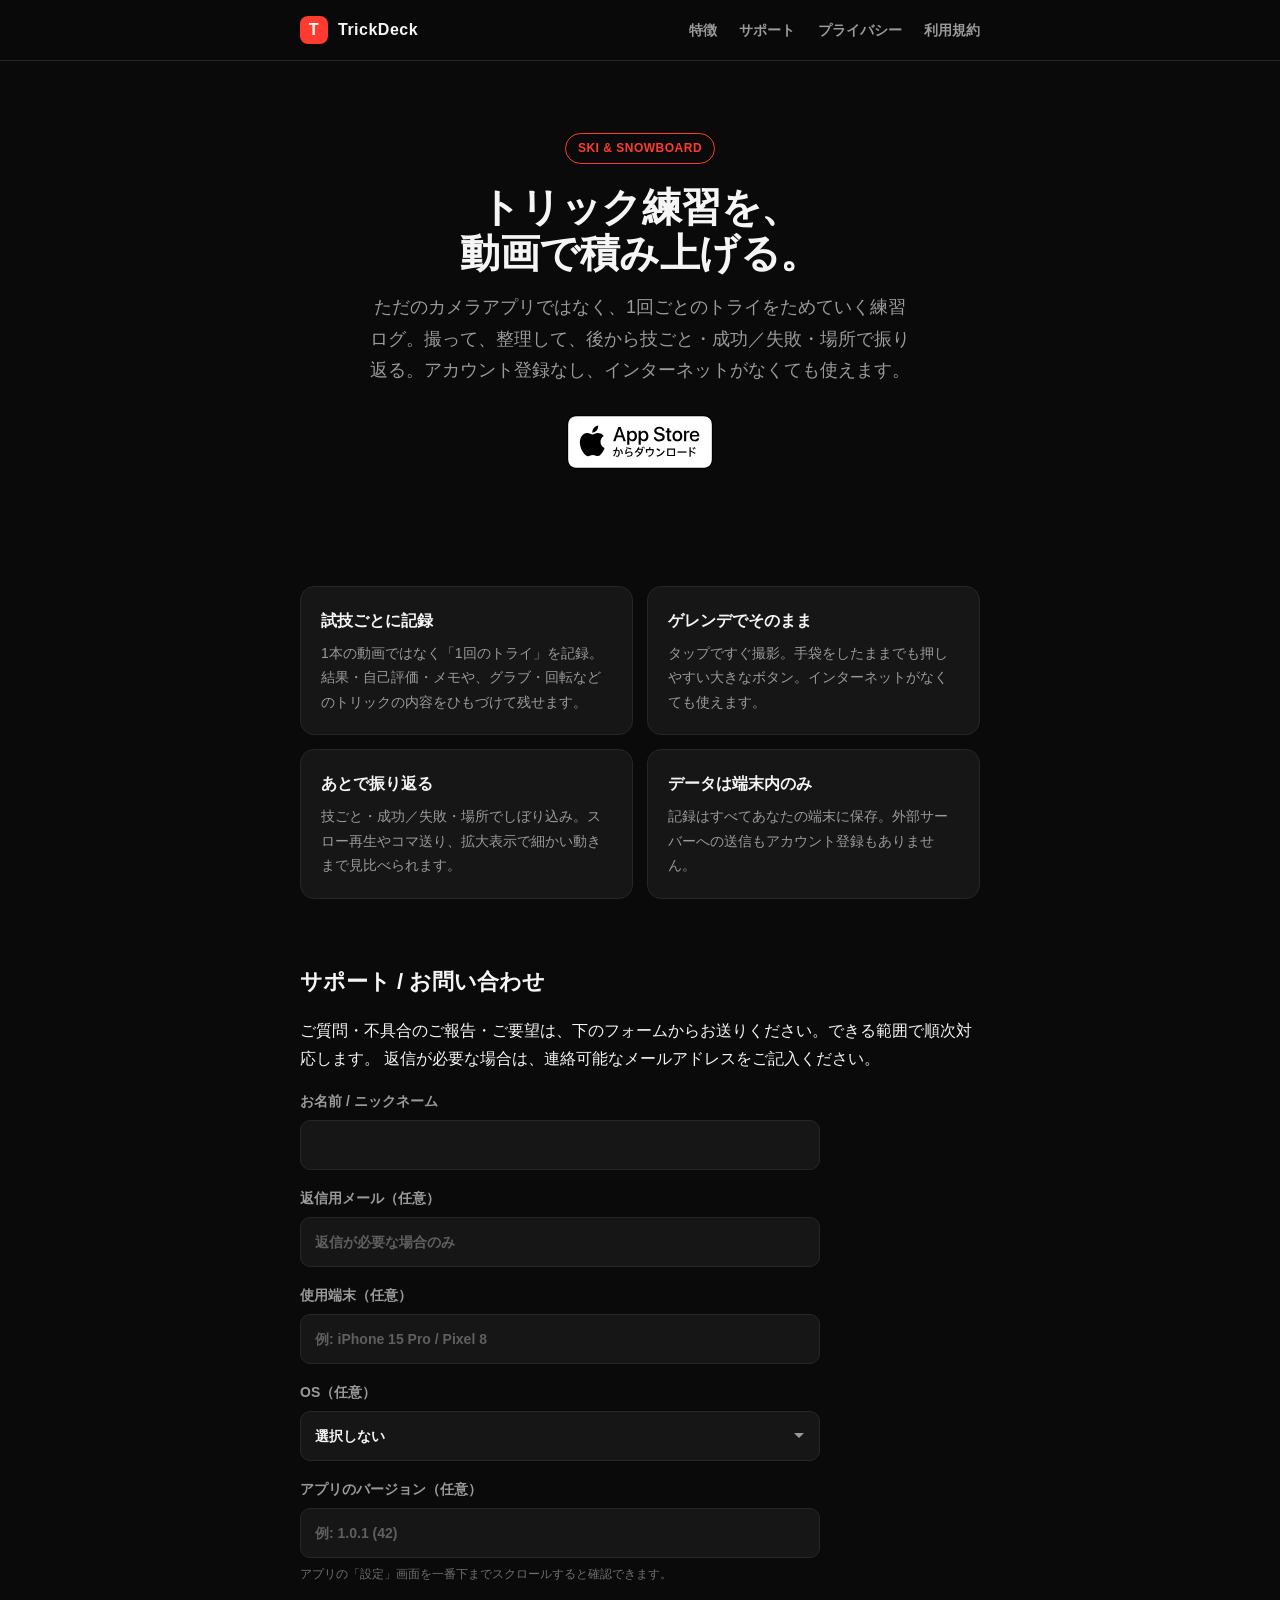
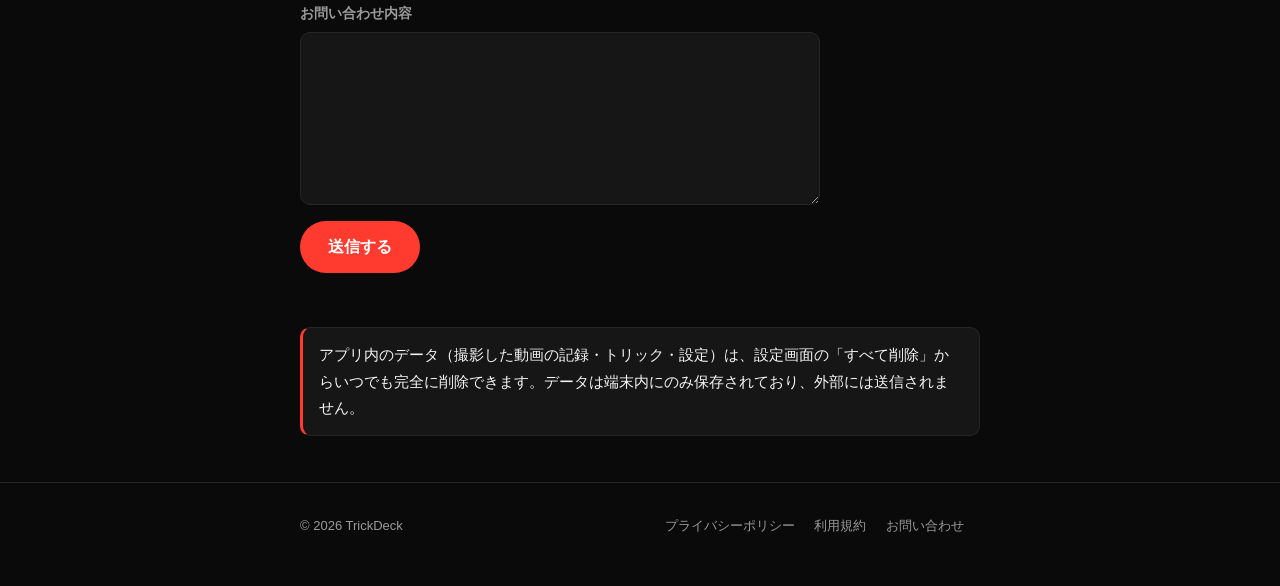
<file: index.html>
<!doctype html>
<html lang="ja">
  <head>
    <meta charset="utf-8" />
    <meta name="viewport" content="width=device-width, initial-scale=1" />
    <title>TrickDeck — スキー / スノーボードのトリック練習を動画で記録</title>
    <meta
      name="description"
      content="TrickDeck はスキー・スノーボードのトリック練習を「撮る・整理する・振り返る」ためのアプリ。アカウント登録なし、インターネットがなくても使えて、記録はすべて端末の中だけに保存されます。"
    />
    <link rel="stylesheet" href="styles.css" />
  </head>
  <body>
    <header class="site">
      <div class="wrap">
        <a class="brand" href="./index.html">
          <span class="logo">T</span>
          <span>TrickDeck</span>
        </a>
        <nav class="site">
          <a href="#features">特徴</a>
          <a href="#support">サポート</a>
          <a href="privacy.html">プライバシー</a>
          <a href="terms.html">利用規約</a>
        </nav>
      </div>
    </header>

    <main>
      <section class="hero">
        <div class="wrap">
          <span class="badge">SKI &amp; SNOWBOARD</span>
          <h1>トリック練習を、<br />動画で積み上げる。</h1>
          <p class="lead">
            ただのカメラアプリではなく、1回ごとのトライをためていく練習ログ。撮って、整理して、後から技ごと・成功／失敗・場所で振り返る。アカウント登録なし、インターネットがなくても使えます。
          </p>
          <a
            class="appstore-cta"
            href="https://apps.apple.com/jp/app/id6773743138"
            aria-label="App Store で TrickDeck をダウンロード"
          >
            <img src="appstore-badge.svg" alt="App Store でダウンロード" />
          </a>
        </div>
      </section>

      <section id="features">
        <div class="wrap">
          <div class="features">
            <div class="card">
              <h3>試技ごとに記録</h3>
              <p>
                1本の動画ではなく「1回のトライ」を記録。結果・自己評価・メモや、グラブ・回転などのトリックの内容をひもづけて残せます。
              </p>
            </div>
            <div class="card">
              <h3>ゲレンデでそのまま</h3>
              <p>
                タップですぐ撮影。手袋をしたままでも押しやすい大きなボタン。インターネットがなくても使えます。
              </p>
            </div>
            <div class="card">
              <h3>あとで振り返る</h3>
              <p>
                技ごと・成功／失敗・場所でしぼり込み。スロー再生やコマ送り、拡大表示で細かい動きまで見比べられます。
              </p>
            </div>
            <div class="card">
              <h3>データは端末内のみ</h3>
              <p>
                記録はすべてあなたの端末に保存。外部サーバーへの送信もアカウント登録もありません。
              </p>
            </div>
          </div>
        </div>
      </section>

      <section id="support">
        <div class="wrap">
          <h2>サポート / お問い合わせ</h2>
          <p>
            ご質問・不具合のご報告・ご要望は、下のフォームからお送りください。できる範囲で順次対応します。
            返信が必要な場合は、連絡可能なメールアドレスをご記入ください。
          </p>

          <form id="contact-form" class="contact-form" novalidate>
            <!-- Web3Forms: 送信先メールはここでは表示されず、access_key 経由で裏側に届く -->
            <input type="hidden" name="access_key" value="e6e3eb38-60ea-4f6b-a6eb-434688e78d94" />
            <input type="hidden" name="subject" value="TrickDeck サポート問い合わせ" />
            <input type="hidden" name="from_name" value="TrickDeck サポートフォーム" />
            <!-- ハニーポット（bot 対策・人間には非表示） -->
            <input type="checkbox" name="botcheck" class="hp" tabindex="-1" autocomplete="off" />

            <label>
              <span>お名前 / ニックネーム</span>
              <input type="text" name="name" required autocomplete="name" />
            </label>
            <label>
              <span>返信用メール（任意）</span>
              <input type="email" name="email" autocomplete="email" placeholder="返信が必要な場合のみ" />
            </label>

            <!-- 不具合の切り分け用の環境情報（すべて任意）。Web3Forms は name 付きの全項目を送信メールに含める -->
            <label>
              <span>使用端末（任意）</span>
              <input type="text" name="device" autocomplete="off" placeholder="例: iPhone 15 Pro / Pixel 8" />
            </label>
            <label>
              <span>OS（任意）</span>
              <select name="os">
                <option value="">選択しない</option>
                <option value="iOS">iOS（iPhone / iPad）</option>
                <option value="Android">Android</option>
                <option value="その他">その他</option>
              </select>
            </label>
            <label>
              <span>アプリのバージョン（任意）</span>
              <input type="text" name="app_version" autocomplete="off" placeholder="例: 1.0.1 (42)" />
              <small class="hint">アプリの「設定」画面を一番下までスクロールすると確認できます。</small>
            </label>

            <label>
              <span>お問い合わせ内容</span>
              <textarea name="message" rows="6" required></textarea>
            </label>

            <button type="submit" class="submit-btn">送信する</button>
            <p id="form-status" class="form-status" role="status" aria-live="polite"></p>
          </form>

          <div class="callout">
            アプリ内のデータ（撮影した動画の記録・トリック・設定）は、設定画面の「すべて削除」からいつでも完全に削除できます。データは端末内にのみ保存されており、外部には送信されません。
          </div>
        </div>
      </section>
    </main>

    <script>
      (function () {
        var form = document.getElementById("contact-form");
        var status = document.getElementById("form-status");
        if (!form) return;
        form.addEventListener("submit", function (e) {
          e.preventDefault();
          if (!form.checkValidity()) {
            form.reportValidity();
            return;
          }
          var btn = form.querySelector(".submit-btn");
          btn.disabled = true;
          status.className = "form-status";
          status.textContent = "送信中…";
          fetch("https://api.web3forms.com/submit", {
            method: "POST",
            headers: { Accept: "application/json" },
            body: new FormData(form),
          })
            .then(function (r) {
              return r.json();
            })
            .then(function (data) {
              if (data.success) {
                form.reset();
                status.className = "form-status ok";
                status.textContent =
                  "送信しました。お問い合わせありがとうございます。";
              } else {
                status.className = "form-status err";
                status.textContent =
                  "送信に失敗しました。時間をおいて再度お試しください。";
              }
            })
            .catch(function () {
              status.className = "form-status err";
              status.textContent =
                "送信に失敗しました。ネットワーク環境をご確認ください。";
            })
            .finally(function () {
              btn.disabled = false;
            });
        });
      })();
    </script>

    <footer class="site">
      <div class="wrap">
        <div>© 2026 TrickDeck</div>
        <div>
          <a href="privacy.html">プライバシーポリシー</a>
          <a href="terms.html">利用規約</a>
          <a href="#support">お問い合わせ</a>
        </div>
      </div>
    </footer>
  </body>
</html>
</file>
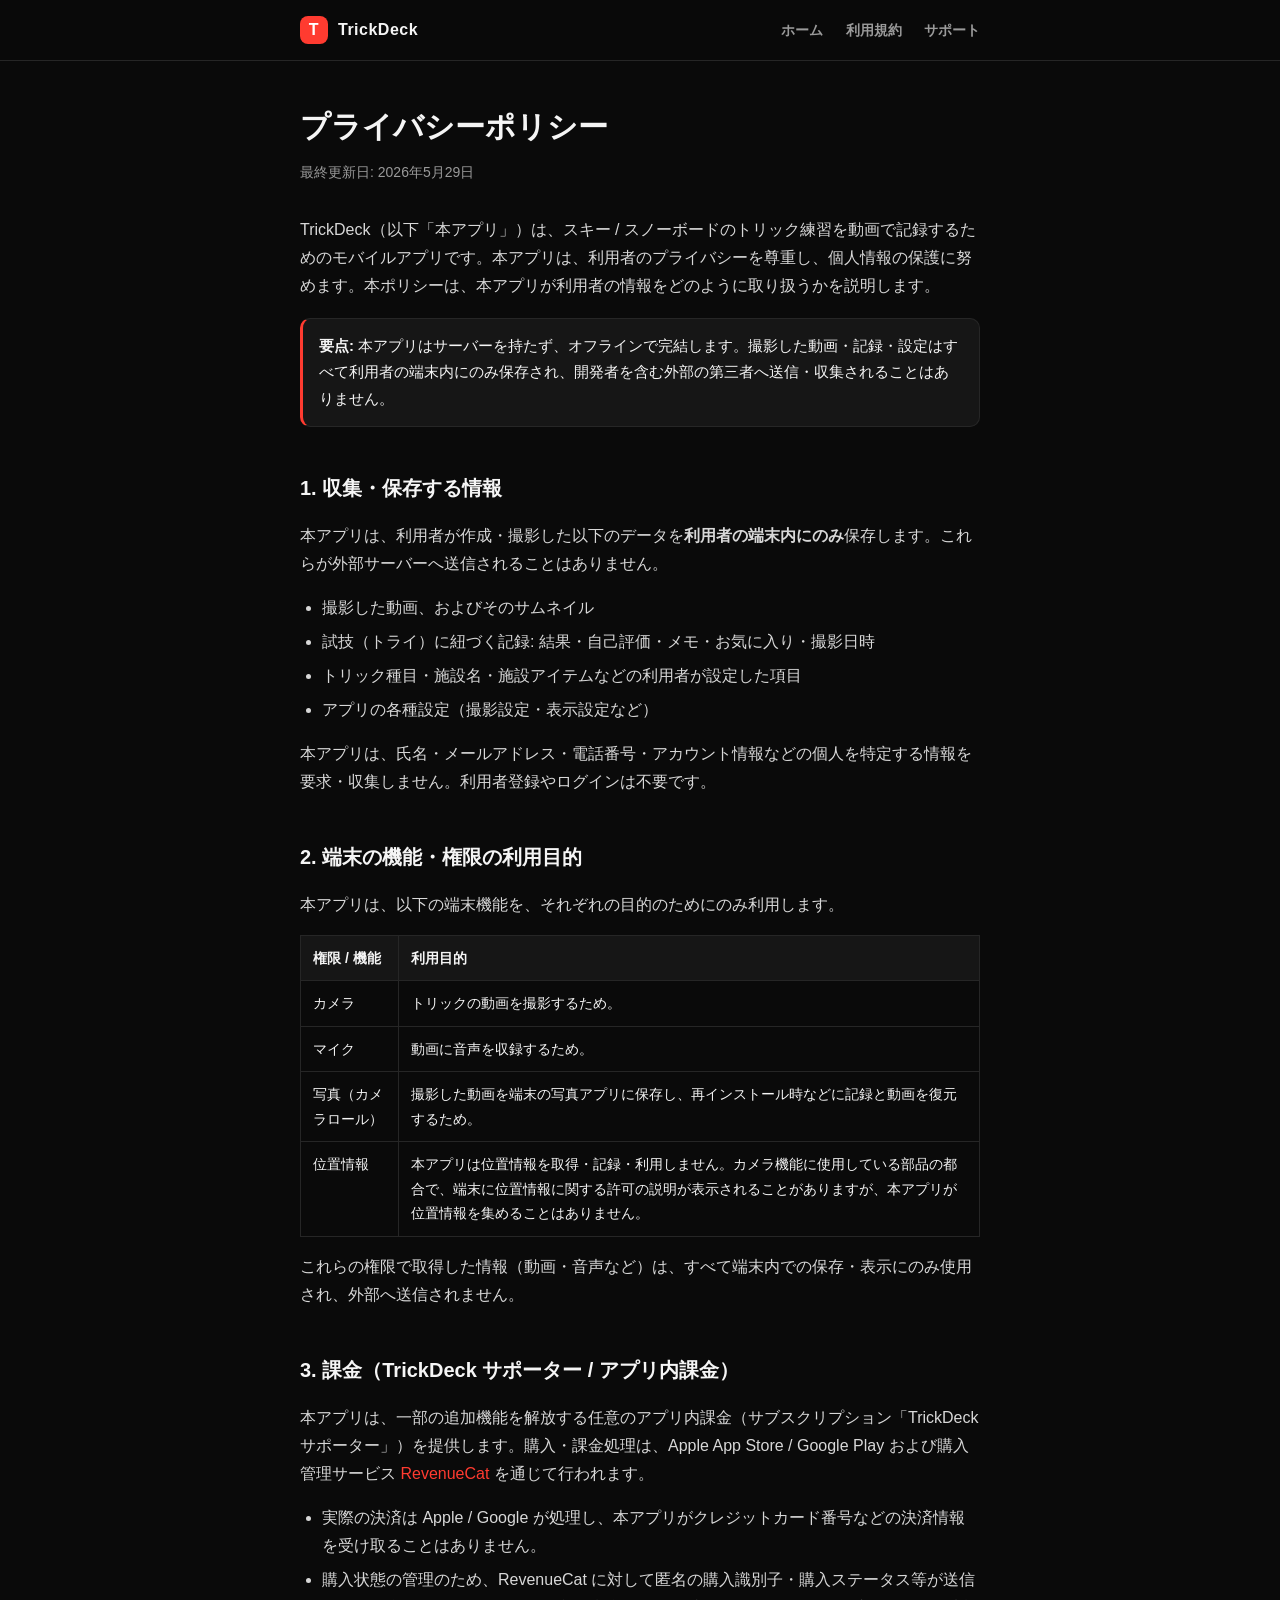
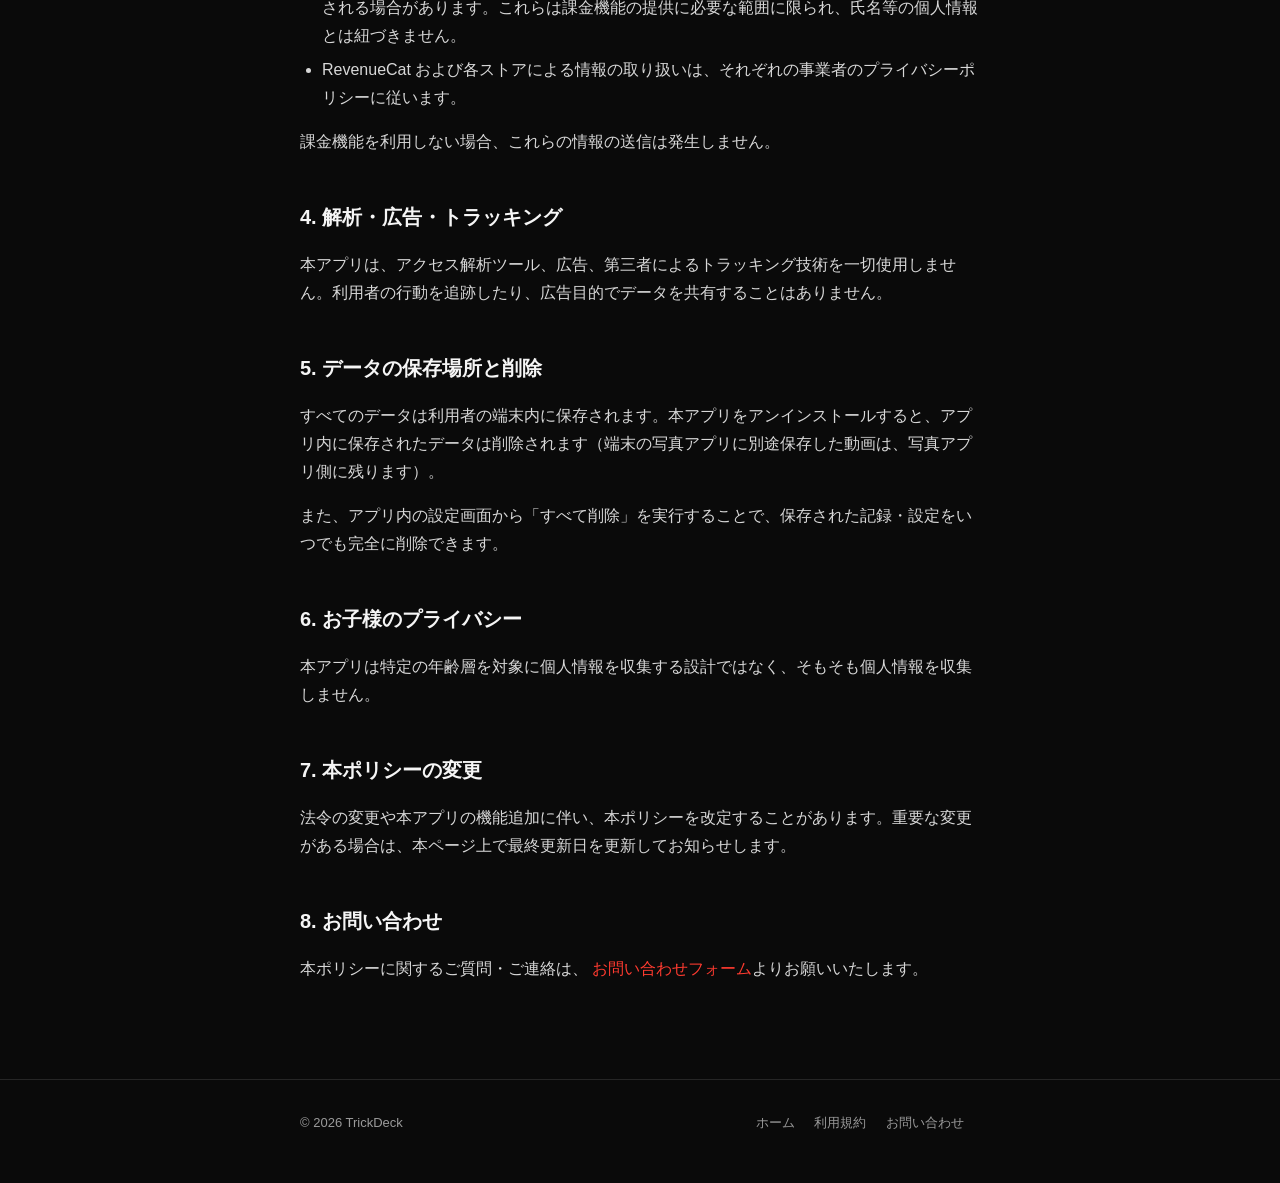
<file: privacy.html>
<!doctype html>
<html lang="ja">
  <head>
    <meta charset="utf-8" />
    <meta name="viewport" content="width=device-width, initial-scale=1" />
    <title>プライバシーポリシー — TrickDeck</title>
    <meta
      name="description"
      content="TrickDeck のプライバシーポリシー。TrickDeck はデータを外部サーバーへ送信せず、すべての記録を端末内にのみ保存します。"
    />
    <link rel="stylesheet" href="styles.css" />
  </head>
  <body>
    <header class="site">
      <div class="wrap">
        <a class="brand" href="./index.html">
          <span class="logo">T</span>
          <span>TrickDeck</span>
        </a>
        <nav class="site">
          <a href="index.html">ホーム</a>
          <a href="terms.html">利用規約</a>
          <a href="index.html#support">サポート</a>
        </nav>
      </div>
    </header>

    <main class="article">
      <div class="wrap">
        <h1>プライバシーポリシー</h1>
        <p class="updated">最終更新日: 2026年5月29日</p>

        <p>
          TrickDeck（以下「本アプリ」）は、スキー / スノーボードのトリック練習を動画で記録するためのモバイルアプリです。本アプリは、利用者のプライバシーを尊重し、個人情報の保護に努めます。本ポリシーは、本アプリが利用者の情報をどのように取り扱うかを説明します。
        </p>

        <div class="callout">
          <strong>要点:</strong>
          本アプリはサーバーを持たず、オフラインで完結します。撮影した動画・記録・設定はすべて利用者の端末内にのみ保存され、開発者を含む外部の第三者へ送信・収集されることはありません。
        </div>

        <h2>1. 収集・保存する情報</h2>
        <p>
          本アプリは、利用者が作成・撮影した以下のデータを<strong>利用者の端末内にのみ</strong>保存します。これらが外部サーバーへ送信されることはありません。
        </p>
        <ul>
          <li>撮影した動画、およびそのサムネイル</li>
          <li>試技（トライ）に紐づく記録: 結果・自己評価・メモ・お気に入り・撮影日時</li>
          <li>トリック種目・施設名・施設アイテムなどの利用者が設定した項目</li>
          <li>アプリの各種設定（撮影設定・表示設定など）</li>
        </ul>
        <p>
          本アプリは、氏名・メールアドレス・電話番号・アカウント情報などの個人を特定する情報を要求・収集しません。利用者登録やログインは不要です。
        </p>

        <h2>2. 端末の機能・権限の利用目的</h2>
        <p>本アプリは、以下の端末機能を、それぞれの目的のためにのみ利用します。</p>
        <table>
          <thead>
            <tr>
              <th>権限 / 機能</th>
              <th>利用目的</th>
            </tr>
          </thead>
          <tbody>
            <tr>
              <td>カメラ</td>
              <td>トリックの動画を撮影するため。</td>
            </tr>
            <tr>
              <td>マイク</td>
              <td>動画に音声を収録するため。</td>
            </tr>
            <tr>
              <td>写真（カメラロール）</td>
              <td>
                撮影した動画を端末の写真アプリに保存し、再インストール時などに記録と動画を復元するため。
              </td>
            </tr>
            <tr>
              <td>位置情報</td>
              <td>
                本アプリは位置情報を取得・記録・利用しません。カメラ機能に使用している部品の都合で、端末に位置情報に関する許可の説明が表示されることがありますが、本アプリが位置情報を集めることはありません。
              </td>
            </tr>
          </tbody>
        </table>
        <p>
          これらの権限で取得した情報（動画・音声など）は、すべて端末内での保存・表示にのみ使用され、外部へ送信されません。
        </p>

        <h2>3. 課金（TrickDeck サポーター / アプリ内課金）</h2>
        <p>
          本アプリは、一部の追加機能を解放する任意のアプリ内課金（サブスクリプション「TrickDeck サポーター」）を提供します。購入・課金処理は、Apple App Store / Google Play および購入管理サービス
          <a href="https://www.revenuecat.com/" target="_blank" rel="noopener">RevenueCat</a>
          を通じて行われます。
        </p>
        <ul>
          <li>
            実際の決済は Apple / Google が処理し、本アプリがクレジットカード番号などの決済情報を受け取ることはありません。
          </li>
          <li>
            購入状態の管理のため、RevenueCat に対して匿名の購入識別子・購入ステータス等が送信される場合があります。これらは課金機能の提供に必要な範囲に限られ、氏名等の個人情報とは紐づきません。
          </li>
          <li>
            RevenueCat および各ストアによる情報の取り扱いは、それぞれの事業者のプライバシーポリシーに従います。
          </li>
        </ul>
        <p>課金機能を利用しない場合、これらの情報の送信は発生しません。</p>

        <h2>4. 解析・広告・トラッキング</h2>
        <p>
          本アプリは、アクセス解析ツール、広告、第三者によるトラッキング技術を一切使用しません。利用者の行動を追跡したり、広告目的でデータを共有することはありません。
        </p>

        <h2>5. データの保存場所と削除</h2>
        <p>
          すべてのデータは利用者の端末内に保存されます。本アプリをアンインストールすると、アプリ内に保存されたデータは削除されます（端末の写真アプリに別途保存した動画は、写真アプリ側に残ります）。
        </p>
        <p>
          また、アプリ内の設定画面から「すべて削除」を実行することで、保存された記録・設定をいつでも完全に削除できます。
        </p>

        <h2>6. お子様のプライバシー</h2>
        <p>
          本アプリは特定の年齢層を対象に個人情報を収集する設計ではなく、そもそも個人情報を収集しません。
        </p>

        <h2>7. 本ポリシーの変更</h2>
        <p>
          法令の変更や本アプリの機能追加に伴い、本ポリシーを改定することがあります。重要な変更がある場合は、本ページ上で最終更新日を更新してお知らせします。
        </p>

        <h2>8. お問い合わせ</h2>
        <p>
          本ポリシーに関するご質問・ご連絡は、
          <a href="index.html#support">お問い合わせフォーム</a>よりお願いいたします。
        </p>
      </div>
    </main>

    <footer class="site">
      <div class="wrap">
        <div>© 2026 TrickDeck</div>
        <div>
          <a href="index.html">ホーム</a>
          <a href="terms.html">利用規約</a>
          <a href="index.html#support">お問い合わせ</a>
        </div>
      </div>
    </footer>
  </body>
</html>
</file>
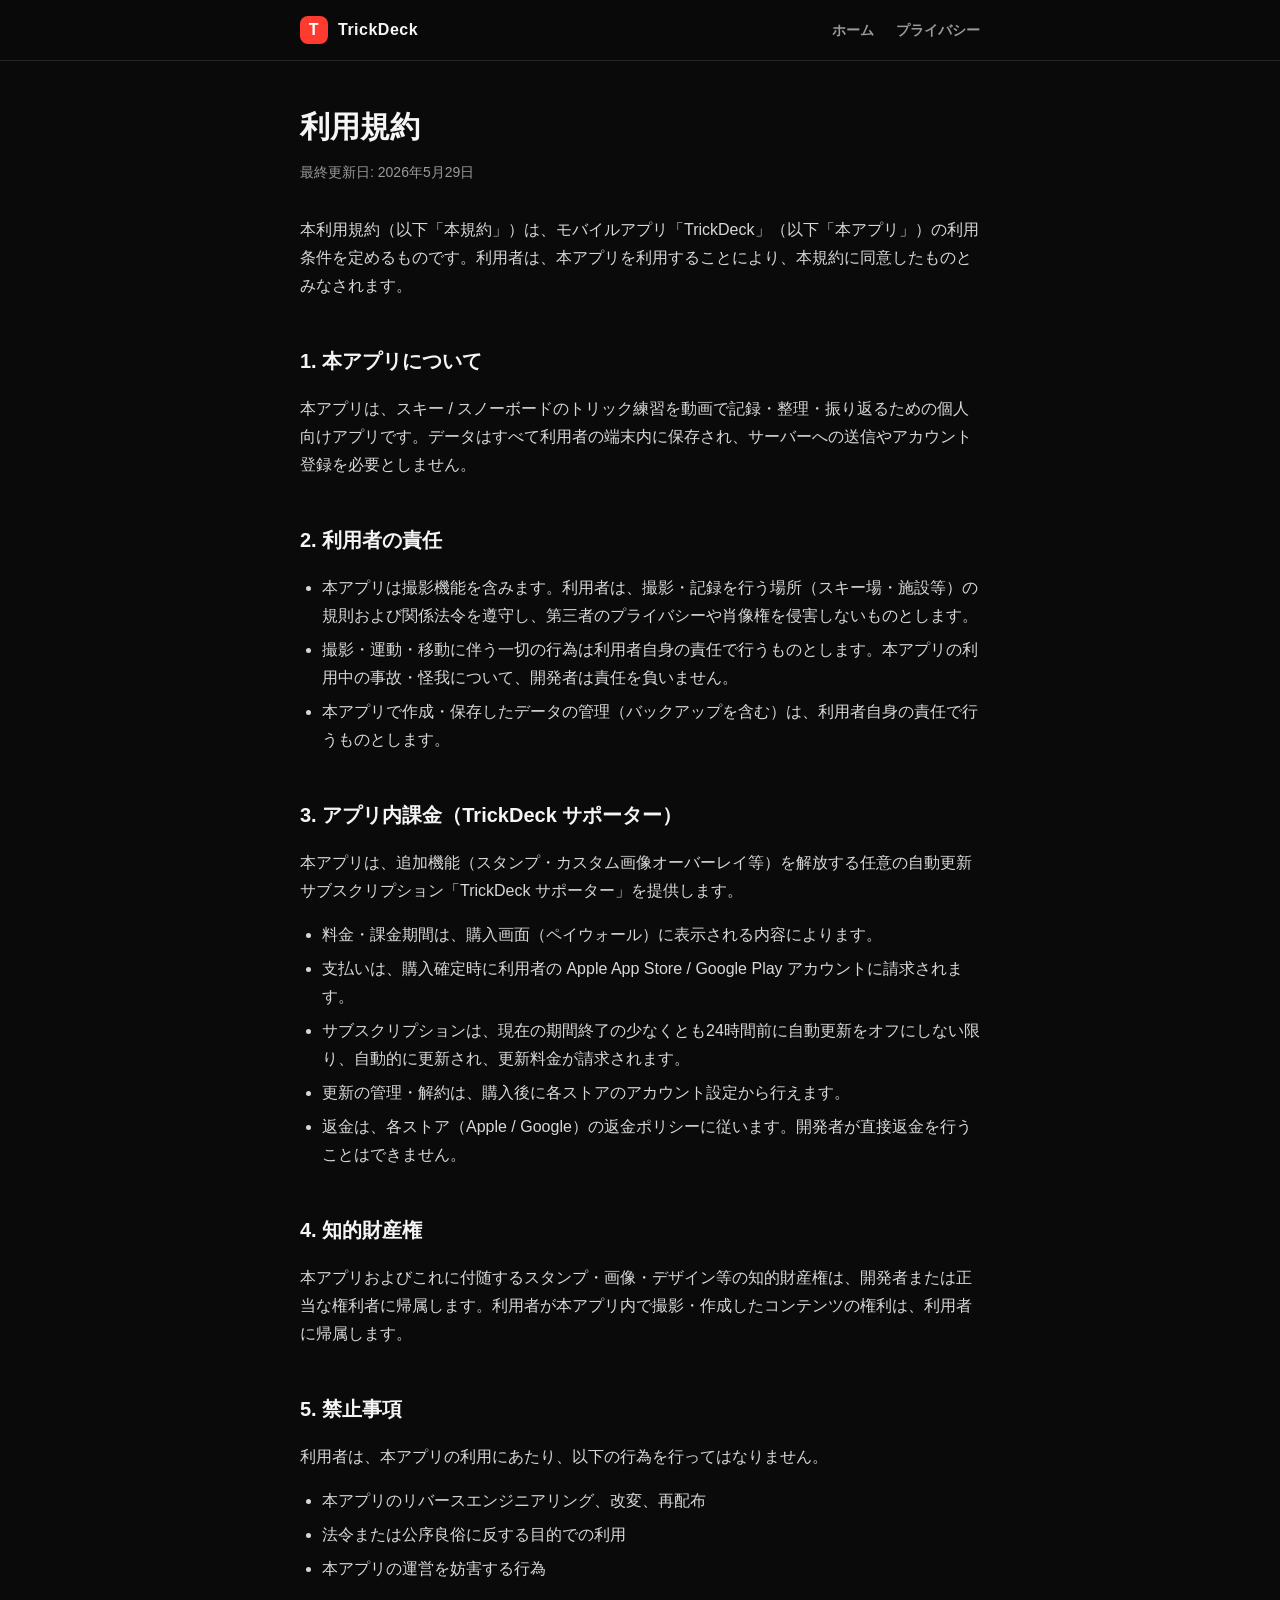
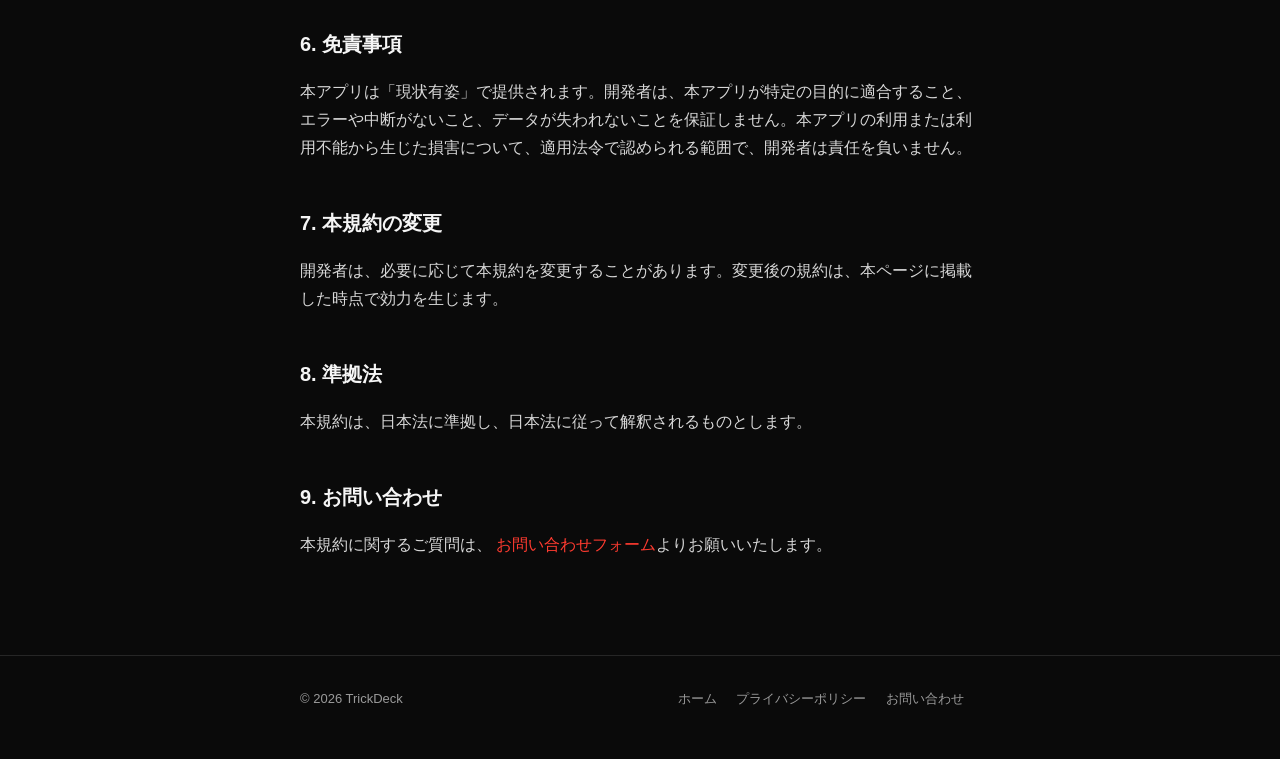
<file: terms.html>
<!doctype html>
<html lang="ja">
  <head>
    <meta charset="utf-8" />
    <meta name="viewport" content="width=device-width, initial-scale=1" />
    <title>利用規約 — TrickDeck</title>
    <meta
      name="description"
      content="TrickDeck の利用規約。本アプリの利用条件、アプリ内課金（TrickDeck サポーター）、免責事項などを定めます。"
    />
    <link rel="stylesheet" href="styles.css" />
  </head>
  <body>
    <header class="site">
      <div class="wrap">
        <a class="brand" href="./index.html">
          <span class="logo">T</span>
          <span>TrickDeck</span>
        </a>
        <nav class="site">
          <a href="index.html">ホーム</a>
          <a href="privacy.html">プライバシー</a>
        </nav>
      </div>
    </header>

    <main class="article">
      <div class="wrap">
        <h1>利用規約</h1>
        <p class="updated">最終更新日: 2026年5月29日</p>

        <p>
          本利用規約（以下「本規約」）は、モバイルアプリ「TrickDeck」（以下「本アプリ」）の利用条件を定めるものです。利用者は、本アプリを利用することにより、本規約に同意したものとみなされます。
        </p>

        <h2>1. 本アプリについて</h2>
        <p>
          本アプリは、スキー / スノーボードのトリック練習を動画で記録・整理・振り返るための個人向けアプリです。データはすべて利用者の端末内に保存され、サーバーへの送信やアカウント登録を必要としません。
        </p>

        <h2>2. 利用者の責任</h2>
        <ul>
          <li>
            本アプリは撮影機能を含みます。利用者は、撮影・記録を行う場所（スキー場・施設等）の規則および関係法令を遵守し、第三者のプライバシーや肖像権を侵害しないものとします。
          </li>
          <li>
            撮影・運動・移動に伴う一切の行為は利用者自身の責任で行うものとします。本アプリの利用中の事故・怪我について、開発者は責任を負いません。
          </li>
          <li>
            本アプリで作成・保存したデータの管理（バックアップを含む）は、利用者自身の責任で行うものとします。
          </li>
        </ul>

        <h2>3. アプリ内課金（TrickDeck サポーター）</h2>
        <p>
          本アプリは、追加機能（スタンプ・カスタム画像オーバーレイ等）を解放する任意の自動更新サブスクリプション「TrickDeck サポーター」を提供します。
        </p>
        <ul>
          <li>
            料金・課金期間は、購入画面（ペイウォール）に表示される内容によります。
          </li>
          <li>
            支払いは、購入確定時に利用者の Apple App Store / Google Play アカウントに請求されます。
          </li>
          <li>
            サブスクリプションは、現在の期間終了の少なくとも24時間前に自動更新をオフにしない限り、自動的に更新され、更新料金が請求されます。
          </li>
          <li>
            更新の管理・解約は、購入後に各ストアのアカウント設定から行えます。
          </li>
          <li>
            返金は、各ストア（Apple / Google）の返金ポリシーに従います。開発者が直接返金を行うことはできません。
          </li>
        </ul>

        <h2>4. 知的財産権</h2>
        <p>
          本アプリおよびこれに付随するスタンプ・画像・デザイン等の知的財産権は、開発者または正当な権利者に帰属します。利用者が本アプリ内で撮影・作成したコンテンツの権利は、利用者に帰属します。
        </p>

        <h2>5. 禁止事項</h2>
        <p>利用者は、本アプリの利用にあたり、以下の行為を行ってはなりません。</p>
        <ul>
          <li>本アプリのリバースエンジニアリング、改変、再配布</li>
          <li>法令または公序良俗に反する目的での利用</li>
          <li>本アプリの運営を妨害する行為</li>
        </ul>

        <h2>6. 免責事項</h2>
        <p>
          本アプリは「現状有姿」で提供されます。開発者は、本アプリが特定の目的に適合すること、エラーや中断がないこと、データが失われないことを保証しません。本アプリの利用または利用不能から生じた損害について、適用法令で認められる範囲で、開発者は責任を負いません。
        </p>

        <h2>7. 本規約の変更</h2>
        <p>
          開発者は、必要に応じて本規約を変更することがあります。変更後の規約は、本ページに掲載した時点で効力を生じます。
        </p>

        <h2>8. 準拠法</h2>
        <p>本規約は、日本法に準拠し、日本法に従って解釈されるものとします。</p>

        <h2>9. お問い合わせ</h2>
        <p>
          本規約に関するご質問は、
          <a href="index.html#support">お問い合わせフォーム</a>よりお願いいたします。
        </p>
      </div>
    </main>

    <footer class="site">
      <div class="wrap">
        <div>© 2026 TrickDeck</div>
        <div>
          <a href="index.html">ホーム</a>
          <a href="privacy.html">プライバシーポリシー</a>
          <a href="index.html#support">お問い合わせ</a>
        </div>
      </div>
    </footer>
  </body>
</html>
</file>
<file: styles.css>
:root {
  --bg: #0a0a0a;
  --surface: #161616;
  --border: #262626;
  --text: #f5f5f5;
  --text-muted: #9a9a9a;
  --accent: #ff3b30;
  --radius: 14px;
  --maxw: 720px;
}

* {
  box-sizing: border-box;
}

html {
  -webkit-text-size-adjust: 100%;
  scroll-behavior: smooth;
}

body {
  margin: 0;
  background: var(--bg);
  color: var(--text);
  font-family: -apple-system, BlinkMacSystemFont, "Segoe UI", "Hiragino Sans",
    "Noto Sans JP", Roboto, sans-serif;
  line-height: 1.75;
  font-size: 16px;
  -webkit-font-smoothing: antialiased;
}

a {
  color: var(--accent);
  text-decoration: none;
}
a:hover {
  text-decoration: underline;
}

.wrap {
  max-width: var(--maxw);
  margin: 0 auto;
  padding: 0 20px;
}

/* Header / nav */
header.site {
  border-bottom: 1px solid var(--border);
  position: sticky;
  top: 0;
  background: rgba(10, 10, 10, 0.85);
  backdrop-filter: saturate(180%) blur(12px);
  z-index: 10;
}
header.site .wrap {
  display: flex;
  align-items: center;
  justify-content: space-between;
  height: 60px;
}
.brand {
  display: flex;
  align-items: center;
  gap: 10px;
  font-weight: 800;
  letter-spacing: 0.5px;
  color: var(--text);
}
.brand .logo {
  width: 28px;
  height: 28px;
  border-radius: 8px;
  background: var(--accent);
  display: grid;
  place-items: center;
  color: #fff;
  font-weight: 900;
  font-size: 16px;
}
nav.site a {
  color: var(--text-muted);
  margin-left: 18px;
  font-size: 14px;
  font-weight: 600;
}
nav.site a:hover {
  color: var(--text);
  text-decoration: none;
}

/* Hero */
.hero {
  padding: 72px 0 56px;
  text-align: center;
}
.hero h1 {
  font-size: 40px;
  line-height: 1.15;
  margin: 0 0 16px;
  font-weight: 900;
  letter-spacing: -0.5px;
}
.hero p.lead {
  font-size: 18px;
  color: var(--text-muted);
  max-width: 540px;
  margin: 0 auto 28px;
}
.badge {
  display: inline-block;
  font-size: 12px;
  font-weight: 700;
  color: var(--accent);
  border: 1px solid var(--accent);
  border-radius: 999px;
  padding: 4px 12px;
  margin-bottom: 20px;
  letter-spacing: 0.5px;
}

/* App Store download badge (official artwork — do not alter the image itself) */
.appstore-cta {
  display: inline-block;
  line-height: 0;
  transition: transform 0.15s ease, opacity 0.15s ease;
}
.appstore-cta:hover {
  transform: translateY(-1px);
  opacity: 0.9;
  text-decoration: none;
}
.appstore-cta:focus-visible {
  outline: 2px solid var(--accent);
  outline-offset: 4px;
  border-radius: 10px;
}
.appstore-cta img {
  height: 54px;
  width: auto;
  display: block;
}

/* Feature cards */
.features {
  display: grid;
  grid-template-columns: 1fr 1fr;
  gap: 14px;
  margin: 24px 0 8px;
}
.card {
  background: var(--surface);
  border: 1px solid var(--border);
  border-radius: var(--radius);
  padding: 20px;
}
.card h3 {
  margin: 0 0 6px;
  font-size: 16px;
}
.card p {
  margin: 0;
  color: var(--text-muted);
  font-size: 14px;
}

/* Sections */
section {
  padding: 28px 0;
}
section h2 {
  font-size: 22px;
  margin: 0 0 12px;
}

/* Legal / article pages */
.article {
  padding: 40px 0 80px;
}
.article h1 {
  font-size: 30px;
  margin: 0 0 6px;
}
.article .updated {
  color: var(--text-muted);
  font-size: 14px;
  margin: 0 0 32px;
}
.article h2 {
  font-size: 20px;
  margin: 36px 0 10px;
  padding-top: 8px;
}
.article h3 {
  font-size: 16px;
  margin: 22px 0 6px;
}
.article p,
.article li {
  color: #d8d8d8;
}
.article ul {
  padding-left: 22px;
}
.article li {
  margin: 6px 0;
}
.article table {
  width: 100%;
  border-collapse: collapse;
  margin: 14px 0;
  font-size: 14px;
}
.article th,
.article td {
  border: 1px solid var(--border);
  padding: 10px 12px;
  text-align: left;
  vertical-align: top;
}
.article th {
  background: var(--surface);
}

.callout {
  background: var(--surface);
  border: 1px solid var(--border);
  border-left: 3px solid var(--accent);
  border-radius: 10px;
  padding: 14px 16px;
  margin: 18px 0;
  font-size: 15px;
}

/* Contact form */
.contact-form {
  display: flex;
  flex-direction: column;
  gap: 16px;
  max-width: 520px;
  margin: 8px 0 4px;
}
.contact-form label {
  display: flex;
  flex-direction: column;
  gap: 6px;
  font-size: 14px;
  font-weight: 600;
  color: var(--text-muted);
}
.contact-form input[type="text"],
.contact-form input[type="email"],
.contact-form select,
.contact-form textarea {
  font: inherit;
  color: var(--text);
  background: var(--surface);
  border: 1px solid var(--border);
  border-radius: 10px;
  padding: 12px 14px;
  width: 100%;
  resize: vertical;
}
.contact-form select {
  min-height: 46px;
  appearance: none;
  -webkit-appearance: none;
  /* 右端に控えめな下向き矢印（ネイティブ矢印の代わり・ダークテーマに馴染ませる） */
  background-image: url("data:image/svg+xml,%3Csvg xmlns='http://www.w3.org/2000/svg' width='12' height='8' viewBox='0 0 12 8'%3E%3Cpath fill='%239a9a9a' d='M1 1l5 5 5-5'/%3E%3C/svg%3E");
  background-repeat: no-repeat;
  background-position: right 14px center;
  padding-right: 36px;
}
.contact-form input::placeholder,
.contact-form textarea::placeholder {
  color: #5f5f5f;
}
.contact-form input:focus,
.contact-form select:focus,
.contact-form textarea:focus {
  outline: none;
  border-color: var(--accent);
}
.contact-form .hint {
  font-weight: 400;
  font-size: 12px;
  color: #6f6f6f;
}
.contact-form .hp {
  position: absolute;
  left: -9999px;
  width: 1px;
  height: 1px;
  opacity: 0;
}
.submit-btn {
  align-self: flex-start;
  font: inherit;
  font-weight: 800;
  color: #fff;
  background: var(--accent);
  border: none;
  border-radius: 999px;
  padding: 12px 28px;
  cursor: pointer;
  min-height: 44px;
}
.submit-btn:hover {
  filter: brightness(1.08);
}
.submit-btn:disabled {
  opacity: 0.55;
  cursor: default;
}
.form-status {
  margin: 4px 0 0;
  font-size: 14px;
  font-weight: 600;
  min-height: 1.2em;
}
.form-status.ok {
  color: #30d158;
}
.form-status.err {
  color: var(--accent);
}

/* Footer */
footer.site {
  border-top: 1px solid var(--border);
  padding: 32px 0 48px;
  color: var(--text-muted);
  font-size: 13px;
}
footer.site .wrap {
  display: flex;
  justify-content: space-between;
  flex-wrap: wrap;
  gap: 12px;
}
footer.site a {
  color: var(--text-muted);
  margin-right: 16px;
}
footer.site a:hover {
  color: var(--text);
}

@media (max-width: 560px) {
  .hero h1 {
    font-size: 32px;
  }
  .features {
    grid-template-columns: 1fr;
  }
}
</file>
